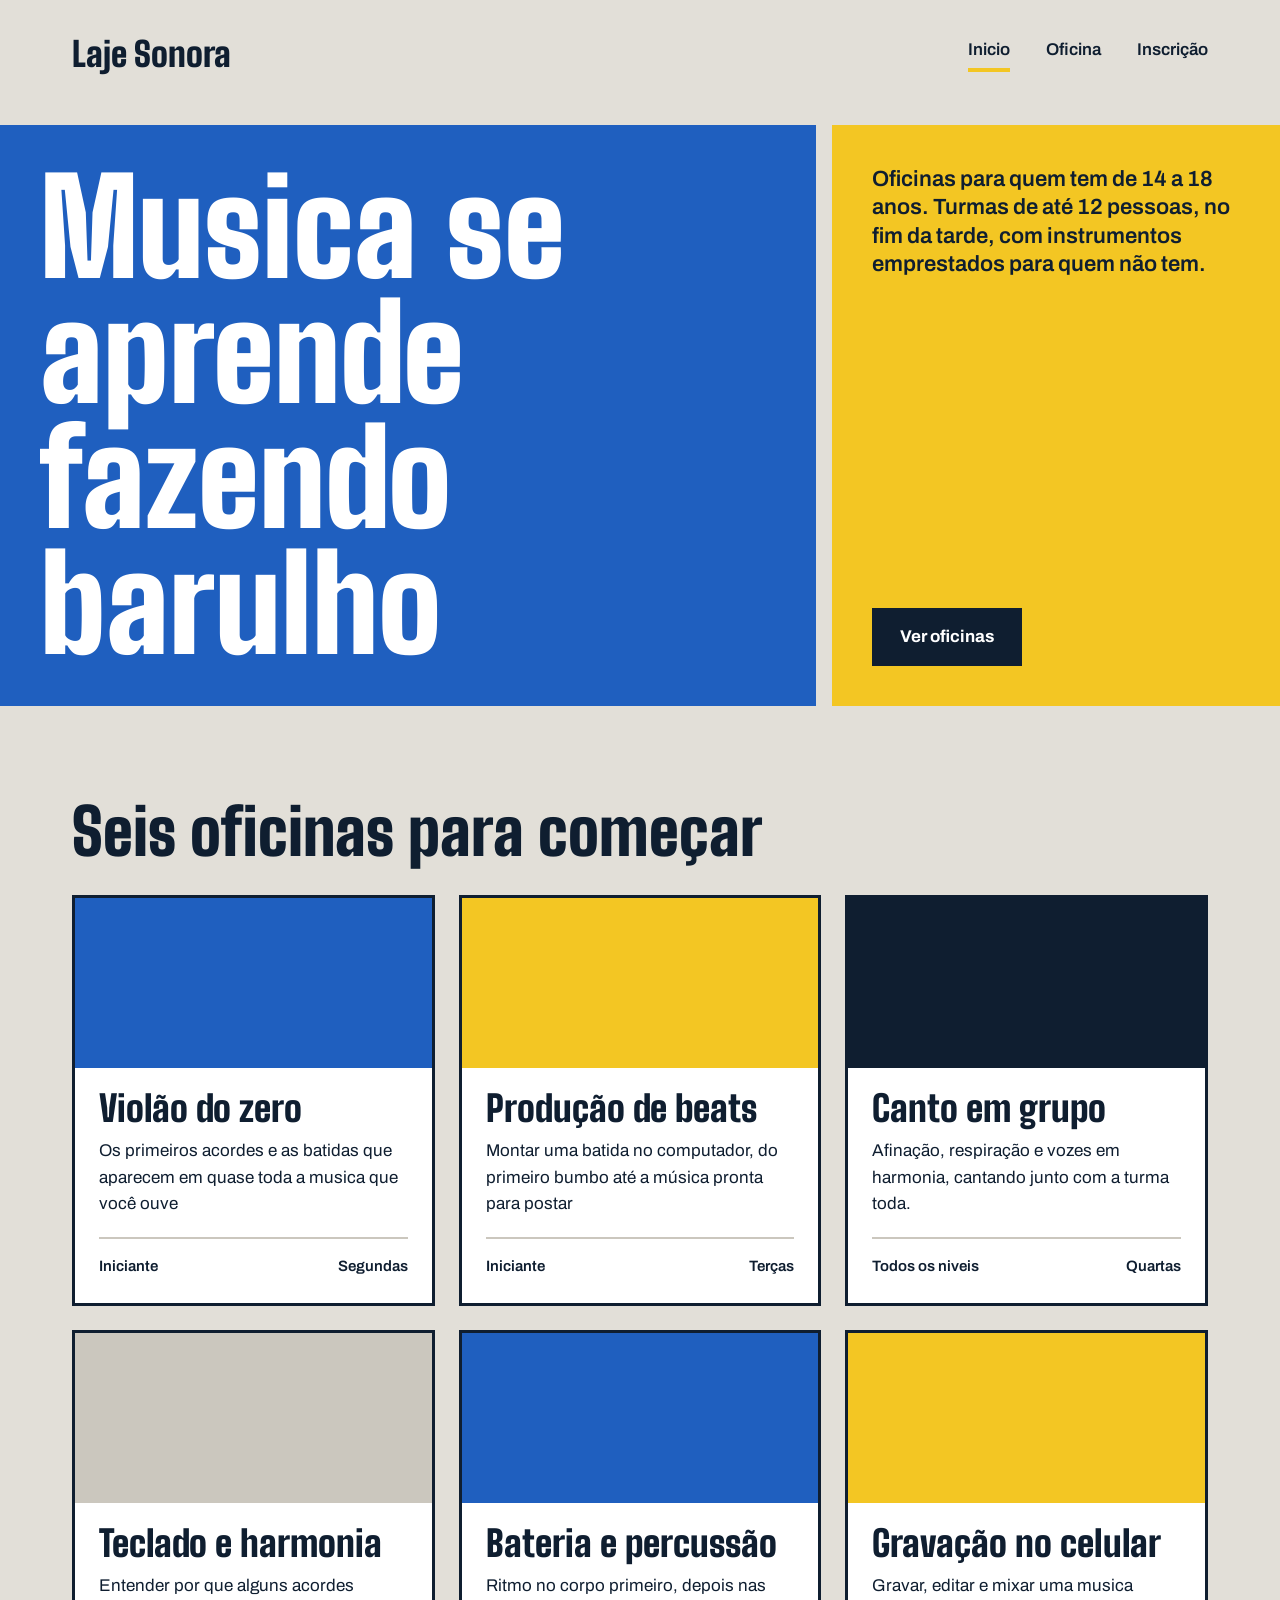
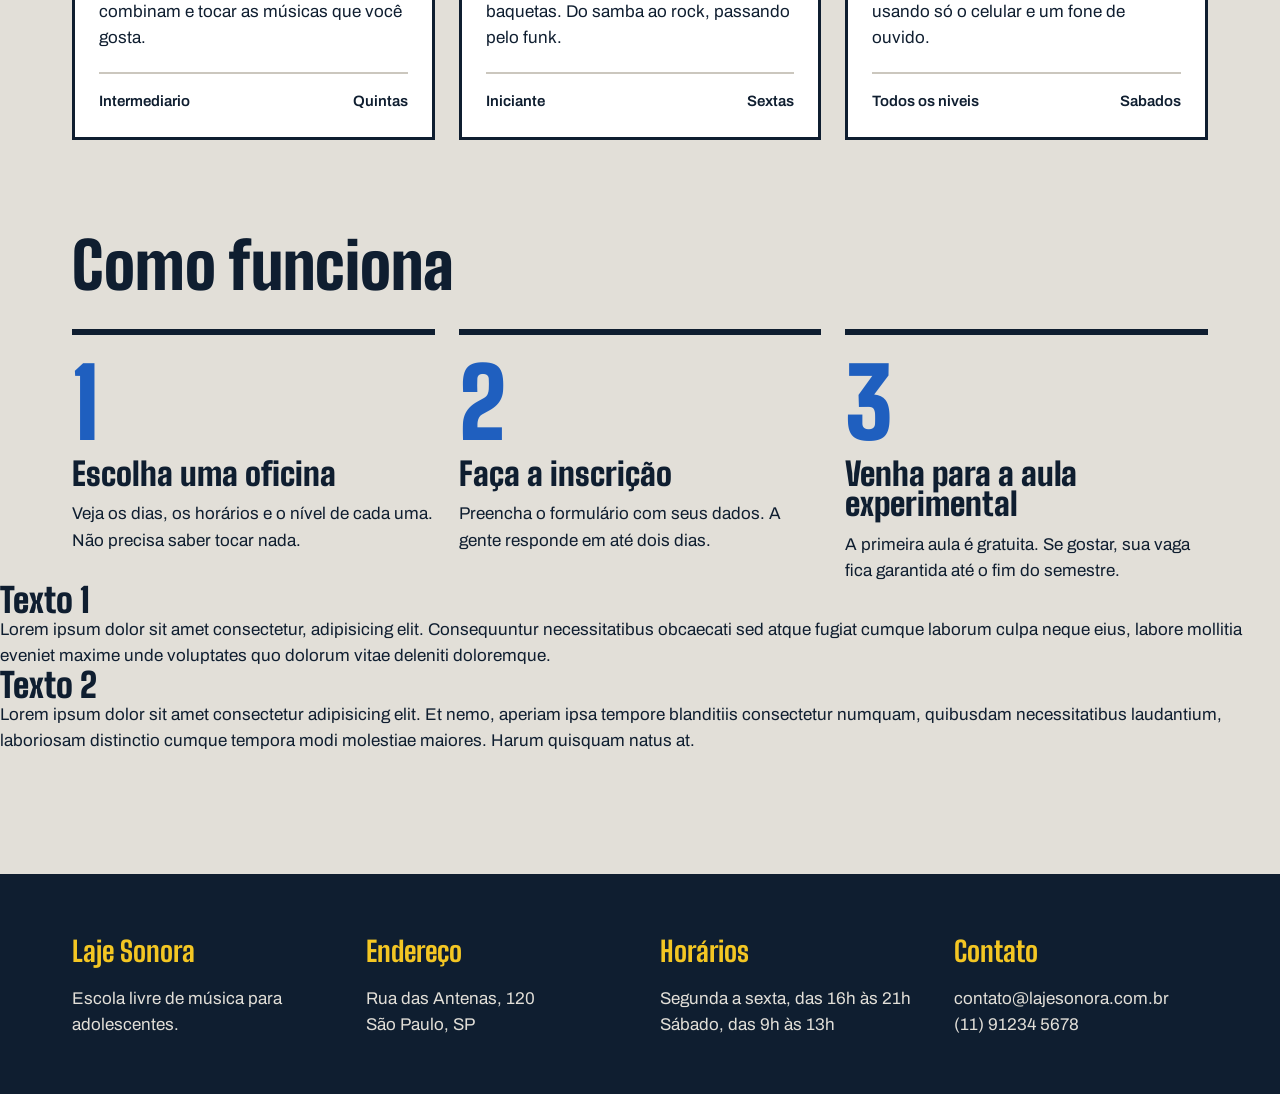
<file: index.html>
<!DOCTYPE html>
<html lang="pt-BR">
<head>
    <meta charset="UTF-8">
    <meta name="viewport" content="width=device-width, initial-scale=1.0">
    <title>Laje sonora|Inicio</title>
    <link rel="preconnect" href="https://fonts.googleapis.com">
    <link rel="preconnect" href="https://fonts.gstatic.com" crossorigin>
    <link href="https://fonts.googleapis.com/css2?family=Archivo:wght@400;600;700&family=Big+Shoulders:opsz,wght@10..72,100..900&display=swap" rel="stylesheet">
    <link rel="stylesheet" href="index.css">
</head>
<body>
    <header class="conteudo topo">
        <a href="index.html" class="logo">Laje Sonora</a>

        <nav class="menu">
            <a href="index.html" class="atual">Inicio</a>
            <a href="oficinas.html">Oficina</a>
            <a href="inscricao.html">Inscrição</a>
        </nav>
    </header>
    <main>
        <section class="conteudo-cartazes cartazes">
            <div class="cartaz cartaz-principal">
                <h1>Musica se aprende fazendo barulho</h1>
            </div>
            <div class="cartaz cartaz-lateral">
                <p>Oficinas para quem tem de 14 a 18 anos. Turmas de até 12 pessoas, no fim da tarde, com instrumentos emprestados para quem não tem.</p>
                <a href="oficinas.html" class="botao">Ver oficinas</a>
            </div>
        </section>
        <section class="conteudo secao">
            <h2 class="titulo-secao">Seis oficinas para começar</h2>
            <div class="cards">
                <article class="card">
                    <div class="foto foto-azul"></div>
                    <div class="card-texto">
                        <h3>Violão do zero</h3>
                        <p>Os primeiros acordes e as batidas que aparecem em quase toda a musica que você ouve</p>
                        <div class="card-info">
                            <span>Iniciante</span>
                            <span>Segundas</span>
                        </div>
                    </div>
                </article>
                <article class="card">
                    <div class="foto foto-amarela"></div>
                    <div class="card-texto">
                        <h3>Produção de beats</h3>
                        <p>Montar uma batida no computador, do primeiro bumbo até a música pronta para postar</p>
                        <div class="card-info">
                            <span>Iniciante</span>
                            <span>Terças</span>
                        </div>
                    </div>
                </article>
                <article class="card">
                    <div class="foto foto-tinta"></div>
                    <div class="card-texto">
                        <h3>Canto em grupo</h3>
                        <p>Afinação, respiração e vozes em harmonia, cantando junto com a turma toda.</p>
                        <div class="card-info">
                            <span>Todos os niveis</span>
                            <span>Quartas</span>
                        </div>
                    </div>
                </article>
                <article class="card">
                    <div class="foto"></div>
                    <div class="card-texto">
                        <h3>Teclado e harmonia</h3>
                        <p>Entender por que alguns acordes combinam e tocar as músicas que você gosta.</p>
                        <div class="card-info">
                            <span>Intermediario</span>
                            <span>Quintas</span>
                        </div>
                    </div>
                </article>
                <article class="card">
                    <div class="foto foto-azul"></div>
                    <div class="card-texto">
                        <h3>Bateria e percussão</h3>
                        <p>Ritmo no corpo primeiro, depois nas baquetas. Do samba ao rock, passando pelo funk.</p>
                        <div class="card-info">
                            <span>Iniciante</span>
                            <span>Sextas</span>
                        </div>
                    </div>
                </article>
                <article class="card">
                    <div class="foto foto-amarela"></div>
                    <div class="card-texto">
                        <h3>Gravação no celular</h3>
                        <p>Gravar, editar e mixar uma musica usando só o celular e um fone de ouvido.</p>
                        <div class="card-info">
                            <span>Todos os niveis</span>
                            <span>Sabados</span>
                        </div>
                    </div>
                </article>
            </div>
        </section>
        <section class="conteudo secao">
            <h2 class="titulo-secao">Como funciona</h2>
            <div class="passos">
                <div class="passo">
                    <p class="passo-numero">1</p>
                    <h3>Escolha uma oficina</h3>
                    <p>Veja os dias, os horários e o nível de cada uma. Não precisa saber tocar nada.</p>
                </div>
                <div class="passo">
                    <p class="passo-numero">2</p>
                    <h3>Faça a inscrição</h3>
                    <p>Preencha o formulário com seus dados. A gente responde em até dois dias.</p>
                </div>
                <div class="passo">
                    <p class="passo-numero">3</p>
                    <h3>Venha para a aula experimental</h3>
                    <p>A primeira aula é gratuita. Se gostar, sua vaga fica garantida até o fim do semestre.</p>
                </div>
            </div>
        </section>

        <div class="conteudo-1">
            <h1>Texto 1</h1>
            <p>Lorem ipsum dolor sit amet consectetur, adipisicing elit. Consequuntur necessitatibus obcaecati sed atque fugiat cumque laborum culpa neque eius, labore mollitia eveniet maxime unde voluptates quo dolorum vitae deleniti doloremque.</p>
        </div>
        <div class="conteudo-2">
            <h1>Texto 2</h1>
            <p>Lorem ipsum dolor sit amet consectetur adipisicing elit. Et nemo, aperiam ipsa tempore blanditiis consectetur numquam, quibusdam necessitatibus laudantium, laboriosam distinctio cumque tempora modi molestiae maiores. Harum quisquam natus at.</p>
        </div>
    </main>
    <footer class="rodape">
        <div class="conteudo rodape-colunas">
            <div class="rodape-coluna">
                <h4>Laje Sonora</h4>
                <p>Escola livre de música para adolescentes.</p>
            </div>
            <div class="rodape-coluna">
                <h4>Endereço</h4>
                <p>Rua das Antenas, 120<br>São Paulo, SP</p>
            </div>
            <div class="rodape-coluna">
                <h4>Horários</h4>
                <p>Segunda a sexta, das 16h às 21h<br>Sábado, das 9h às 13h</p>
            </div>
            <div class="rodape-coluna">
                <h4>Contato</h4>
                <p>contato@lajesonora.com.br<br>(11) 91234 5678</p>
            </div>
        </div>
    </footer>
</body>
</html>
</file>
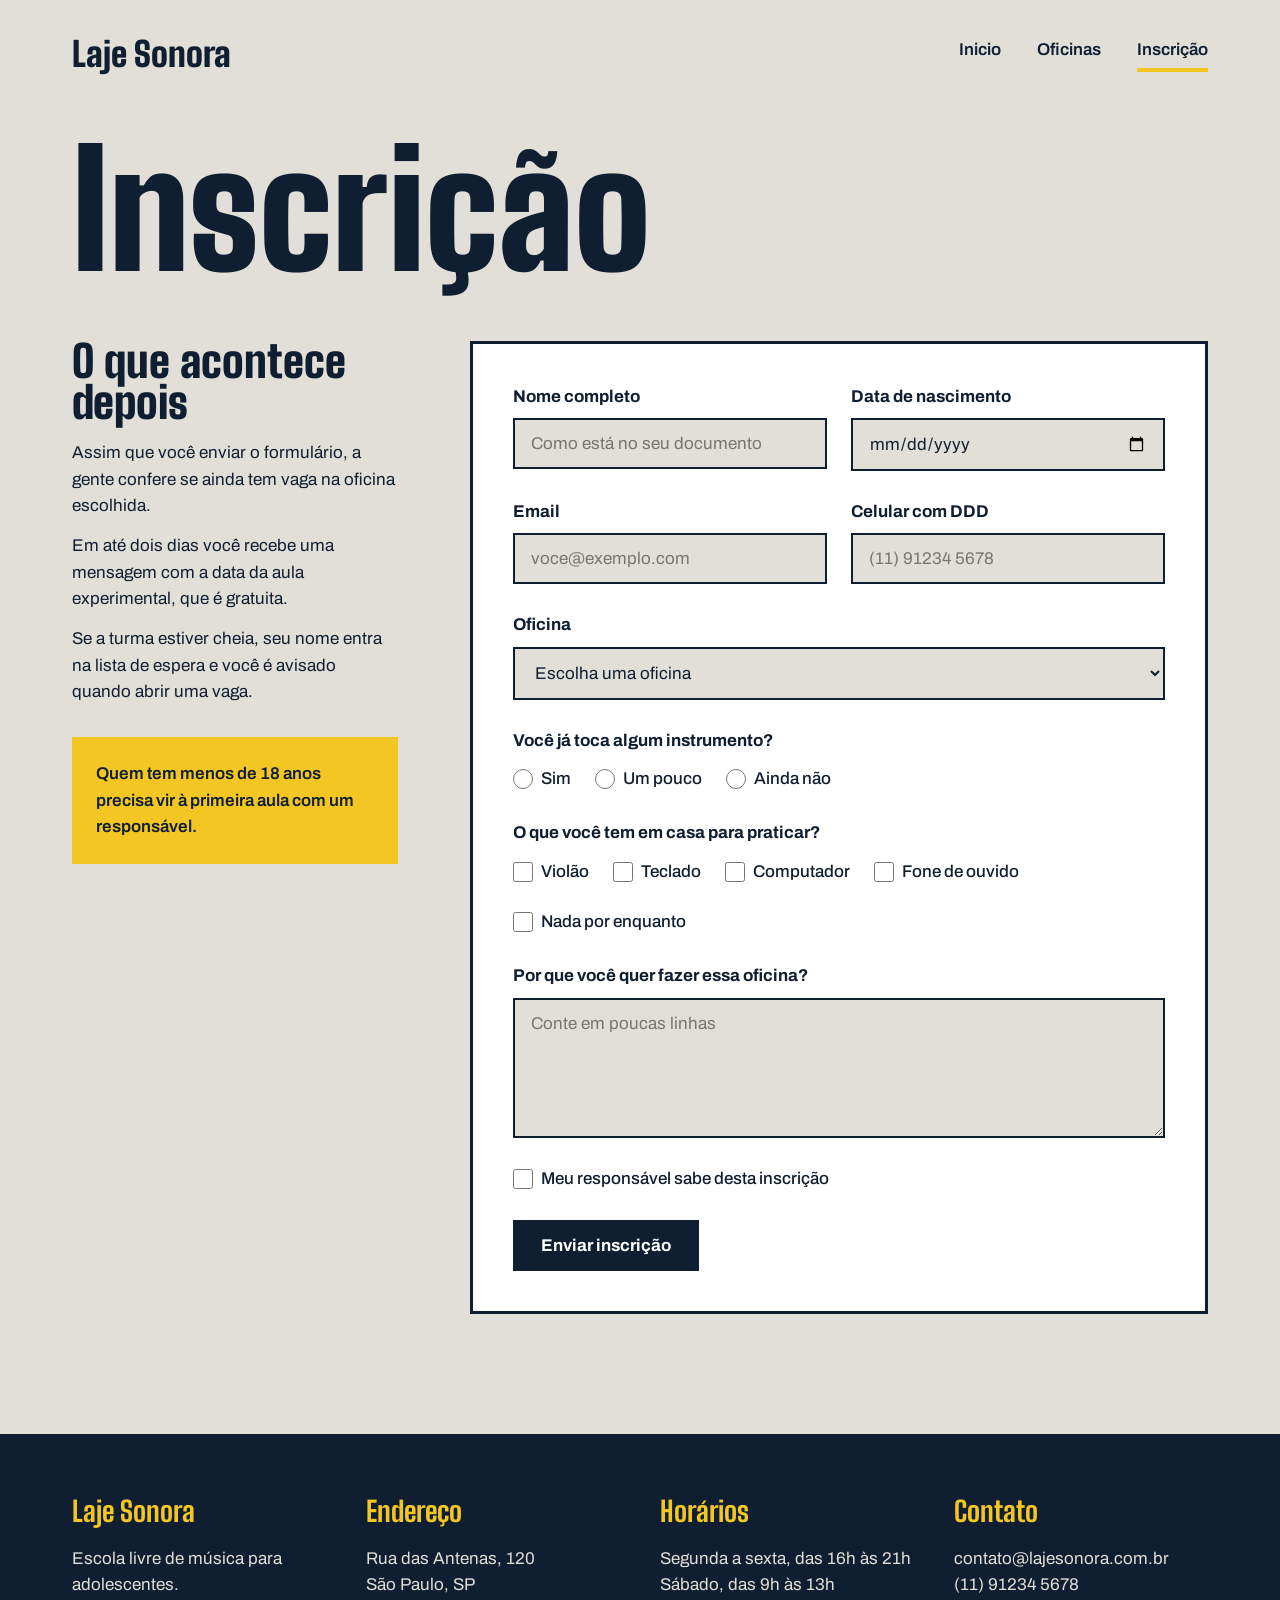
<file: inscricao.html>
<!DOCTYPE html>
<html lang="pt-BR">
<head>
    <meta charset="UTF-8">
    <meta name="viewport" content="width=device-width, initial-scale=1.0">
    <title>Laje Sonora | Inscrição</title>
    <link rel="preconnect" href="https://fonts.googleapis.com">
    <link rel="preconnect" href="https://fonts.gstatic.com" crossorigin>
    <link href="https://fonts.googleapis.com/css2?family=Archivo:wght@400;600;700&family=Big+Shoulders:opsz,wght@10..72,100..900&display=swap" rel="stylesheet">
    <link rel="stylesheet" href="inscricao.css">
</head>
<body>
    <header class="conteudo topo">
        <a href="index.html" class="logo">Laje Sonora</a>

        <nav class="menu">
            <a href="index.html">Inicio</a>
            <a href="oficinas.html">Oficinas</a>
            <a href="inscricao.html" class="atual">Inscrição</a>
        </nav>
    </header>
    <main class="conteudo">
        <h1 class="titulo-pagina">Inscrição</h1>
        <div class="inscricao">
            <section class="explicacao">
                <h2>O que acontece depois</h2>
                <p>Assim que você enviar o formulário, a gente confere se ainda tem vaga na oficina escolhida.</p>
                <p>Em até dois dias você recebe uma mensagem com a data da aula experimental, que é gratuita.</p>
                <p>Se a turma estiver cheia, seu nome entra na lista de espera e você é avisado quando abrir uma vaga.</p>
                <p class="aviso">Quem tem menos de 18 anos precisa vir à primeira aula com um responsável.</p>
            </section>
            <form class="formulario" action="#" method="post">
                <div class="linha">
                    <div class="campo">
                        <label for="nome">Nome completo</label>
                        <input type="text" id="nome" name="nome" placeholder="Como está no seu documento" required>
                    </div>
                    <div class="campo">
                        <label for="nascimento">Data de nascimento</label>
                        <input type="date" id="nascimento" name="nascimento" required>
                    </div>
                </div>
                <div class="linha">
                    <div class="campo">
                        <label for="email">Email</label>
                        <input type="email" id="email" name="email" placeholder="voce@exemplo.com" required>
                    </div>
                    <div class="campo">
                        <label for="telefone">Celular com DDD</label>
                        <input type="tel" id="telefone" name="telefone" placeholder="(11) 91234 5678" required>
                    </div>
                </div>
                <div class="campo">
                    <label for="oficina">Oficina</label>
                    <select id="oficina" name="oficina" required>
                        <option value="">Escolha uma oficina</option>
                        <option value="violao">Violão do zero</option>
                        <option value="beats">Produção de beats</option>
                        <option value="canto">Canto em grupo</option>
                        <option value="teclado">Teclado e harmonia</option>
                        <option value="bateria">Bateria e percussão</option>
                        <option value="gravacao">Gravação no celular</option>
                    </select>
                </div>
                <fieldset class="grupo">
                    <legend>Você já toca algum instrumento?</legend>
                    <div class="opcoes">
                        <div class="opcao">
                            <input type="radio" id="tocaSim" name="toca" value="sim">
                            <label for="tocaSim">Sim</label>
                        </div>
                        <div class="opcao">
                            <input type="radio" id="tocaPouco" name="toca" value="pouco">
                            <label for="tocaPouco">Um pouco</label>
                        </div>
                        <div class="opcao">
                            <input type="radio" id="tocaNao" name="toca" value="nao">
                            <label for="tocaNao">Ainda não</label>
                        </div>
                    </div>
                </fieldset>
                <fieldset class="grupo">
                    <legend>O que você tem em casa para praticar?</legend>
                    <div class="opcoes">
                        <div class="opcao">
                            <input type="checkbox" id="temViolao" name="tem" value="violao">
                            <label for="temViolao">Violão</label>
                        </div>
                        <div class="opcao">
                            <input type="checkbox" id="temTeclado" name="tem" value="teclado">
                            <label for="temTeclado">Teclado</label>
                        </div>
                        <div class="opcao">
                            <input type="checkbox" id="temComputador" name="tem" value="computador">
                            <label for="temComputador">Computador</label>
                        </div>
                        <div class="opcao">
                            <input type="checkbox" id="temFone" name="tem" value="fone">
                            <label for="temFone">Fone de ouvido</label>
                        </div>
                        <div class="opcao">
                            <input type="checkbox" id="temNada" name="tem" value="nada">
                            <label for="temNada">Nada por enquanto</label>
                        </div>
                    </div>
                </fieldset>
                <div class="campo">
                    <label for="motivo">Por que você quer fazer essa oficina?</label>
                    <textarea id="motivo" name="motivo" placeholder="Conte em poucas linhas"></textarea>
                </div>
                <div class="opcao">
                    <input type="checkbox" id="responsavel" name="responsavel" required>
                    <label for="responsavel">Meu responsável sabe desta inscrição</label>
                </div>
                <div>
                    <button class="botao" type="submit">Enviar inscrição</button>
                </div>
            </form>
        </div>
    </main>
    <footer class="rodape">
        <div class="conteudo rodape-colunas">
            <div class="rodape-coluna">
                <h4>Laje Sonora</h4>
                <p>Escola livre de música para adolescentes.</p>
            </div>
            <div class="rodape-coluna">
                <h4>Endereço</h4>
                <p>Rua das Antenas, 120<br>São Paulo, SP</p>
            </div>
            <div class="rodape-coluna">
                <h4>Horários</h4>
                <p>Segunda a sexta, das 16h às 21h<br>Sábado, das 9h às 13h</p>
            </div>
            <div class="rodape-coluna">
                <h4>Contato</h4>
                <p>contato@lajesonora.com.br<br>(11) 91234 5678</p>
            </div>
        </div>
    </footer>
</body>
</html>
</file>
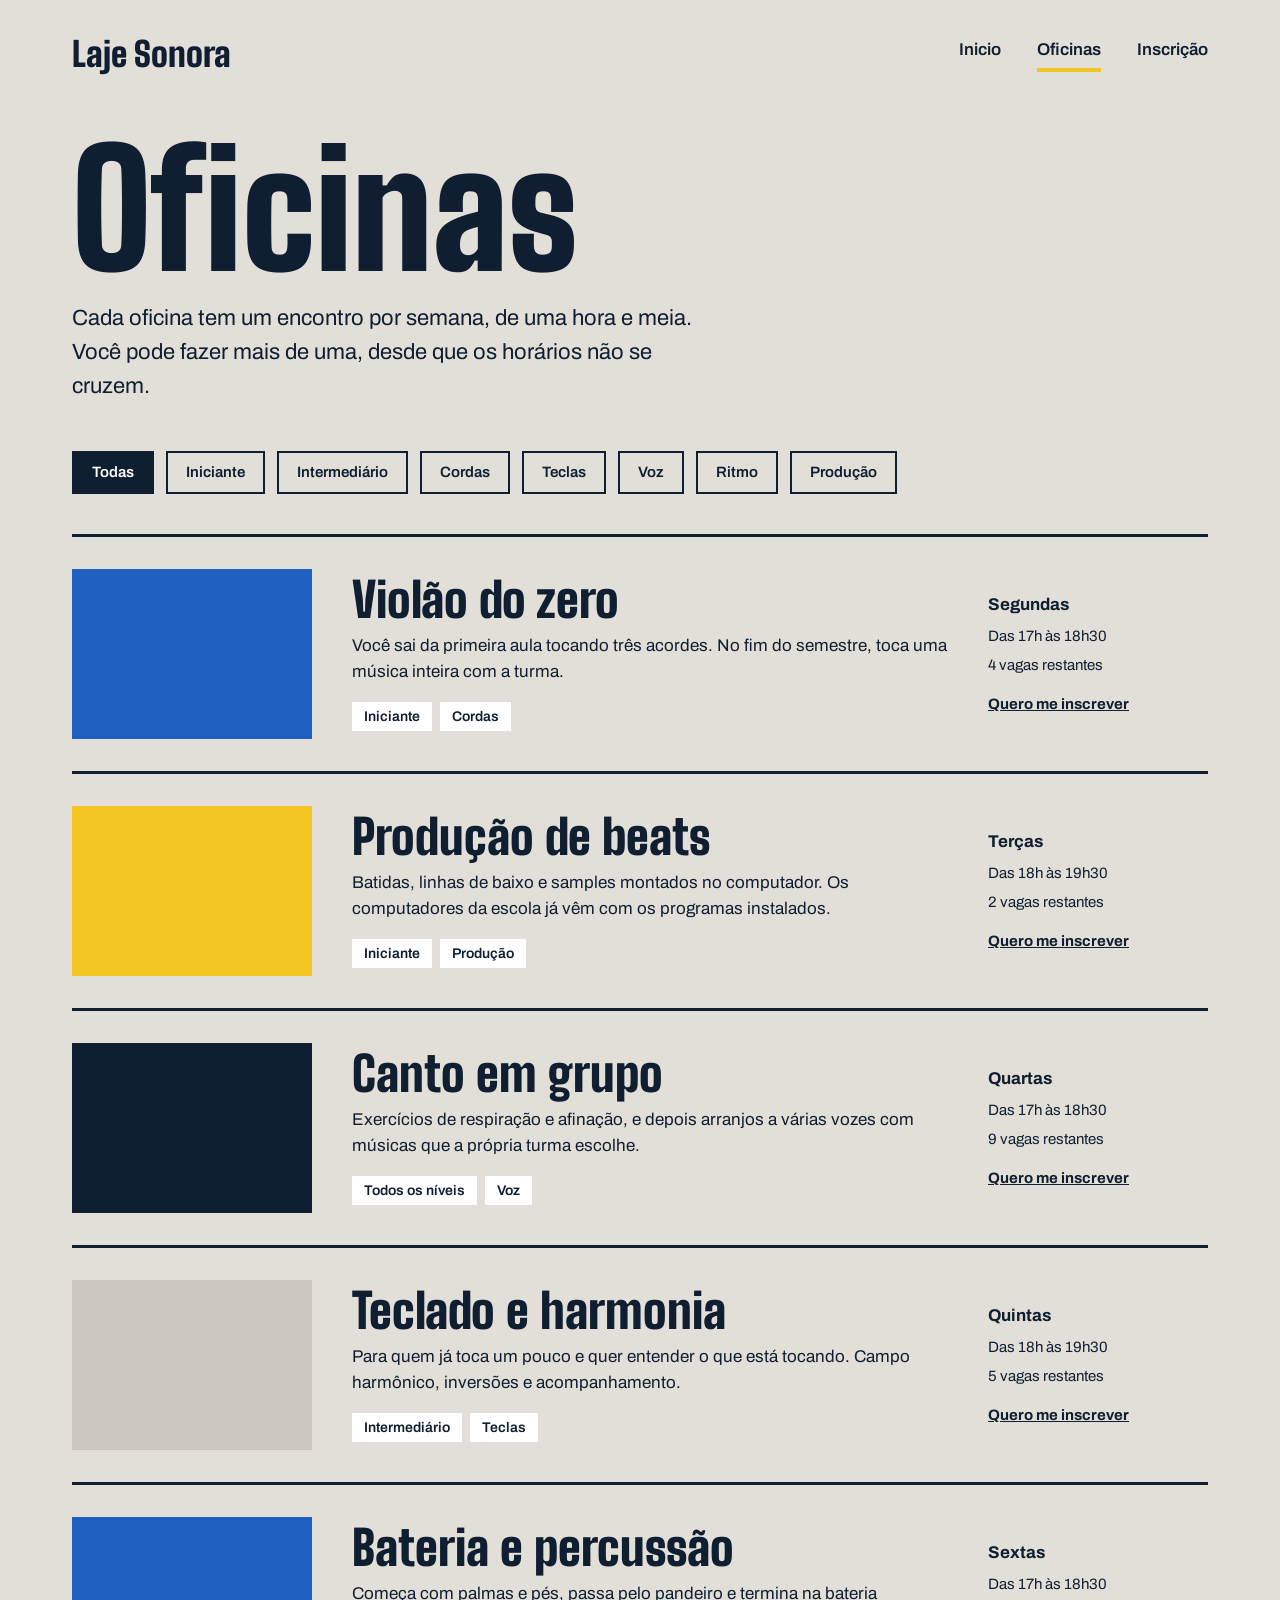
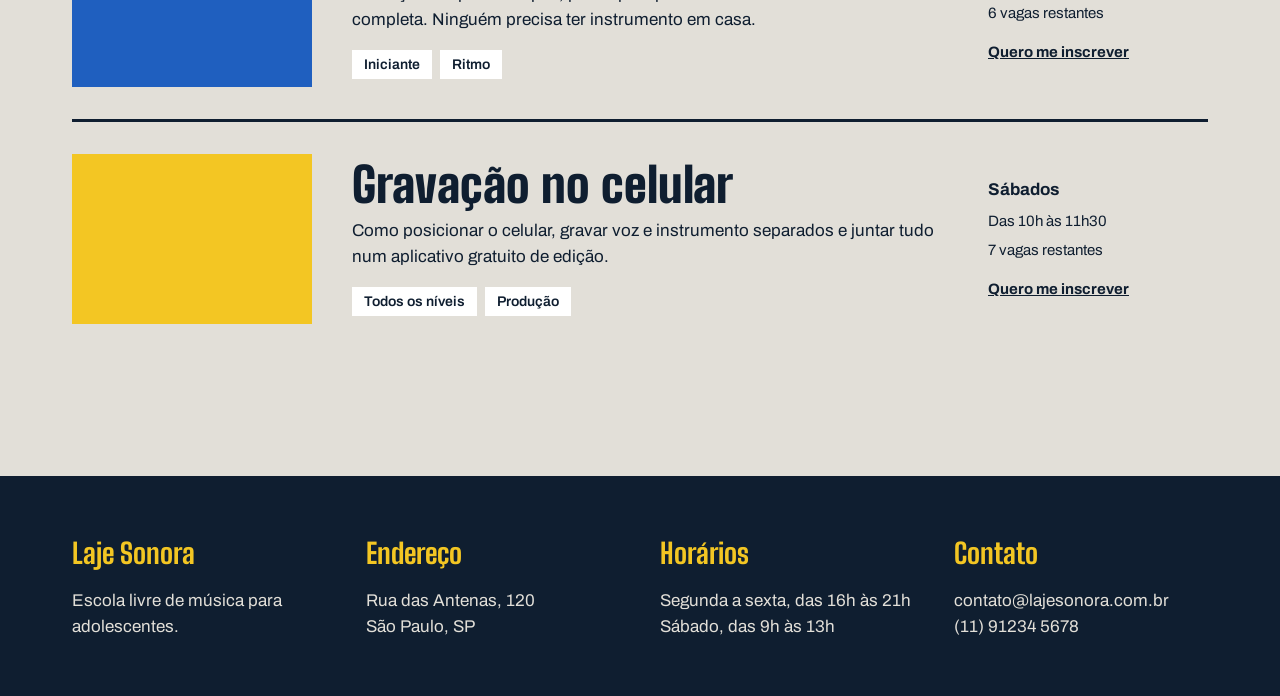
<file: oficinas.html>
<!DOCTYPE html>
<html lang="pt-BR">
<head>
    <meta charset="UTF-8">
    <meta name="viewport" content="width=device-width, initial-scale=1.0">
    <title>Laje Sonora | Oficinas</title>
    <link rel="preconnect" href="https://fonts.googleapis.com">
    <link rel="preconnect" href="https://fonts.gstatic.com" crossorigin>
    <link href="https://fonts.googleapis.com/css2?family=Archivo:wght@400;600;700&family=Big+Shoulders:opsz,wght@10..72,100..900&display=swap" rel="stylesheet">
    <link rel="stylesheet" href="oficinas.css">
</head>
<body>
    <header class="conteudo topo">
        <a href="index.html" class="logo">Laje Sonora</a>

        <nav class="menu">
            <a href="index.html">Inicio</a>
            <a href="oficinas.html" class="atual">Oficinas</a>
            <a href="inscricao.html">Inscrição</a>
        </nav>
    </header>
    <main class="conteudo">
        <h1 class="titulo-pagina">Oficinas</h1>
        <p class="subtitulo-pagina">Cada oficina tem um encontro por semana, de uma hora e meia. Você pode fazer mais de uma, desde que os horários não se cruzem.</p>
        <div class="filtros">
            <span class="filtro ativo">Todas</span>
            <span class="filtro">Iniciante</span>
            <span class="filtro">Intermediário</span>
            <span class="filtro">Cordas</span>
            <span class="filtro">Teclas</span>
            <span class="filtro">Voz</span>
            <span class="filtro">Ritmo</span>
            <span class="filtro">Produção</span>
        </div>
        <div class="lista">
            <article class="oficina">
                <div class="foto foto-azul"></div>
                <div class="oficina-texto">
                    <h2>Violão do zero</h2>
                    <p>Você sai da primeira aula tocando três acordes. No fim do semestre, toca uma música inteira com a turma.</p>
                    <div class="etiquetas">
                        <span class="etiqueta">Iniciante</span>
                        <span class="etiqueta">Cordas</span>
                    </div>
                </div>
                <div class="oficina-detalhes">
                    <strong>Segundas</strong>
                    <span>Das 17h às 18h30</span>
                    <span>4 vagas restantes</span>
                    <a href="inscricao.html">Quero me inscrever</a>
                </div>
            </article>
            <article class="oficina">
                <div class="foto foto-amarela"></div>
                <div class="oficina-texto">
                    <h2>Produção de beats</h2>
                    <p>Batidas, linhas de baixo e samples montados no computador. Os computadores da escola já vêm com os programas instalados.</p>
                    <div class="etiquetas">
                        <span class="etiqueta">Iniciante</span>
                        <span class="etiqueta">Produção</span>
                    </div>
                </div>
                <div class="oficina-detalhes">
                    <strong>Terças</strong>
                    <span>Das 18h às 19h30</span>
                    <span>2 vagas restantes</span>
                    <a href="inscricao.html">Quero me inscrever</a>
                </div>
            </article>
            <article class="oficina">
                <div class="foto foto-tinta"></div>
                <div class="oficina-texto">
                    <h2>Canto em grupo</h2>
                    <p>Exercícios de respiração e afinação, e depois arranjos a várias vozes com músicas que a própria turma escolhe.</p>
                    <div class="etiquetas">
                        <span class="etiqueta">Todos os níveis</span>
                        <span class="etiqueta">Voz</span>
                    </div>
                </div>
                <div class="oficina-detalhes">
                    <strong>Quartas</strong>
                    <span>Das 17h às 18h30</span>
                    <span>9 vagas restantes</span>
                    <a href="inscricao.html">Quero me inscrever</a>
                </div>
            </article>
            <article class="oficina">
                <div class="foto"></div>
                <div class="oficina-texto">
                    <h2>Teclado e harmonia</h2>
                    <p>Para quem já toca um pouco e quer entender o que está tocando. Campo harmônico, inversões e acompanhamento.</p>
                    <div class="etiquetas">
                        <span class="etiqueta">Intermediário</span>
                        <span class="etiqueta">Teclas</span>
                    </div>
                </div>
                <div class="oficina-detalhes">
                    <strong>Quintas</strong>
                    <span>Das 18h às 19h30</span>
                    <span>5 vagas restantes</span>
                    <a href="inscricao.html">Quero me inscrever</a>
                </div>
            </article>
            <article class="oficina">
                <div class="foto foto-azul"></div>
                <div class="oficina-texto">
                    <h2>Bateria e percussão</h2>
                    <p>Começa com palmas e pés, passa pelo pandeiro e termina na bateria completa. Ninguém precisa ter instrumento em casa.</p>
                    <div class="etiquetas">
                        <span class="etiqueta">Iniciante</span>
                        <span class="etiqueta">Ritmo</span>
                    </div>
                </div>
                <div class="oficina-detalhes">
                    <strong>Sextas</strong>
                    <span>Das 17h às 18h30</span>
                    <span>6 vagas restantes</span>
                    <a href="inscricao.html">Quero me inscrever</a>
                </div>
            </article>
            <article class="oficina">
                <div class="foto foto-amarela"></div>
                <div class="oficina-texto">
                    <h2>Gravação no celular</h2>
                    <p>Como posicionar o celular, gravar voz e instrumento separados e juntar tudo num aplicativo gratuito de edição.</p>
                    <div class="etiquetas">
                        <span class="etiqueta">Todos os níveis</span>
                        <span class="etiqueta">Produção</span>
                    </div>
                </div>
                <div class="oficina-detalhes">
                    <strong>Sábados</strong>
                    <span>Das 10h às 11h30</span>
                    <span>7 vagas restantes</span>
                    <a href="inscricao.html">Quero me inscrever</a>
                </div>
            </article>
        </div>
    </main>
    <footer class="rodape">
        <div class="conteudo rodape-colunas">
            <div class="rodape-coluna">
                <h4>Laje Sonora</h4>
                <p>Escola livre de música para adolescentes.</p>
            </div>
            <div class="rodape-coluna">
                <h4>Endereço</h4>
                <p>Rua das Antenas, 120<br>São Paulo, SP</p>
            </div>
            <div class="rodape-coluna">
                <h4>Horários</h4>
                <p>Segunda a sexta, das 16h às 21h<br>Sábado, das 9h às 13h</p>
            </div>
            <div class="rodape-coluna">
                <h4>Contato</h4>
                <p>contato@lajesonora.com.br<br>(11) 91234 5678</p>
            </div>
        </div>
    </footer>
</body>
</html>
</file>
<file: index.css>
* {
    margin: 0;
    padding: 0;
    box-sizing: border-box;
}

:root {
    --concreto: #E2DFD8;
    --concreto-escuro: #CBC7BE;
    --tinta: #0F1E30;
    --caixa-dagua: #1F5FBF;
    --fita: #F3C623;
    --branco: #FFFFFF;
    --fonte-cartaz: "Big Shoulders", "Arial Narrow", sans-serif;
    --fonte-texto: "Archivo", Arial, sans-serif;
}

body {
    background: var(--concreto);
    color: var(--tinta);
    font-family: var(--fonte-texto);
    font-size: 17px;
    line-height: 1.55;
}

a {
    color: inherit;
}

h1, h2, h3 {
    font-family: var(--fonte-cartaz);
    font-weight: 900;
    line-height: 0.95;
}

.conteudo {
    max-width: 1200px;
    margin-inline: auto;
    padding-inline: 32px;
}

.topo {
    padding-block: 28px;
    display: flex;
    justify-content: space-between;
    align-items: center;
}

.logo {
    font-family: var(--fonte-cartaz);
    font-size: 34px;
    font-weight: 900;
    text-decoration: none;
}

.menu {
    display: flex;
    gap: 36px;
}

.menu a {
    font-weight: 600;
    text-decoration: none;
    padding-bottom: 4px;
    border-bottom: 4px solid transparent;
}

.menu a:hover {
    border-bottom-color: var(--tinta);
}

.menu .atual {
    border-bottom-color: var(--fita);
}

.cartazes {
    margin-top: 16px;
    display: flex;
    gap: 16px;
}

.cartaz {
    padding: 40px;
}

.cartaz-principal {
    background: var(--caixa-dagua);
    color: var(--branco);
    flex: 2;
}

.cartaz-principal h1 {
    font-size: 132px;
    max-width: 9ch;
}

.cartaz-lateral {
    background: var(--fita);
    flex: 1;
    display: flex;
    flex-direction: column;
    align-items: flex-start;
    justify-content: space-between;
    gap: 32px;
}

.cartaz-lateral p {
    font-size: 22px;
    font-weight: 600;
    line-height: 1.3;
}

.botao {
    background: var(--tinta);
    color: var(--branco);
    font-family: var(--fonte-texto);
    font-size: 17px;
    font-weight: 700;
    text-decoration: none;
    padding: 16px 28px;
    border: none;
    cursor: pointer;
}

.botao:hover {
    background: var(--caixa-dagua);
}

.secao {
    margin-top: 96px;
}

.titulo-secao {
    font-size: 64px;
    margin-bottom: 32px;
}

.cards {
    display: flex;
    flex-wrap: wrap;
    gap: 24px;
}

.card {
    background: var(--branco);
    border: 3px solid var(--tinta);
    flex: 1 1 340px;
}

.card .foto {
    height: 170px;
}

.foto {
    background: var(--concreto-escuro);
}

.foto-azul {
    background: var(--caixa-dagua);
}

.foto-amarela {
    background: var(--fita);
}

.foto-tinta {
    background: var(--tinta);
}

.card-texto {
    padding: 24px;
}

.card h3 {
    font-size: 36px;
    margin-bottom: 12px;
}

.card-info {
    margin-top: 20px;
    padding-top: 16px;
    border-top: 2px solid var(--concreto-escuro);
    font-weight: 600;
    font-size: 15px;
    display: flex;
    justify-content: space-between;
}

.passos {
    display: flex;
    gap: 24px;
}

.passo {
    border-top: 6px solid var(--tinta);
    padding-top: 20px;
    flex: 1;
}

.passo-numero {
    font-family: var(--fonte-cartaz);
    font-size: 96px;
    font-weight: 900;
    line-height: 1;
    color: var(--caixa-dagua);
}

.passo h3 {
    font-size: 32px;
    margin-block: 8px 12px;
}

.rodape {
    margin-top: 120px;
    background: var(--tinta);
    color: var(--concreto);
    padding-block: 56px;
}

.rodape-colunas {
    display: flex;
    gap: 40px;
}

.rodape-coluna {
    flex: 1;
}

.rodape h4 {
    font-family: var(--fonte-cartaz);
    font-size: 28px;
    color: var(--fita);
    margin-bottom: 12px;
}

@media (max-width: 800px) {
    .topo {
        flex-direction: column;
        align-items: flex-start;
        gap: 16px;
    }

    .menu {
        flex-wrap: wrap;
        gap: 12px 24px;
    }

    .cartazes, .passos, .rodape-colunas {
        flex-direction: column;
    }

    .cartaz-principal h1 {
        font-size: 84px;
        overflow-wrap: anywhere;
    }
}
</file>
<file: inscricao.css>
* {
    margin: 0;
    padding: 0;
    box-sizing: border-box;
}

:root {
    --concreto: #E2DFD8;
    --concreto-escuro: #CBC7BE;
    --tinta: #0F1E30;
    --caixa-dagua: #1F5FBF;
    --fita: #F3C623;
    --branco: #FFFFFF;
    --fonte-cartaz: "Big Shoulders", "Arial Narrow", sans-serif;
    --fonte-texto: "Archivo", Arial, sans-serif;
}

body {
    background: var(--concreto);
    color: var(--tinta);
    font-family: var(--fonte-texto);
    font-size: 17px;
    line-height: 1.55;
}

a {
    color: inherit;
}

h1, h2, h3 {
    font-family: var(--fonte-cartaz);
    font-weight: 900;
    line-height: 0.95;
}

.conteudo {
    max-width: 1200px;
    margin-inline: auto;
    padding-inline: 32px;
}

.topo {
    padding-block: 28px;
    display: flex;
    justify-content: space-between;
    align-items: center;
}

.logo {
    font-family: var(--fonte-cartaz);
    font-size: 34px;
    font-weight: 900;
    text-decoration: none;
}

.menu {
    display: flex;
    gap: 36px;
}

.menu a {
    font-weight: 600;
    text-decoration: none;
    padding-bottom: 4px;
    border-bottom: 4px solid transparent;
}

.menu a:hover {
    border-bottom-color: var(--tinta);
}

.menu .atual {
    border-bottom-color: var(--fita);
}

.rodape {
    margin-top: 120px;
    background: var(--tinta);
    color: var(--concreto);
    padding-block: 56px;
}

.rodape-colunas {
    display: flex;
    gap: 40px;
}

.rodape-coluna {
    flex: 1;
}

.rodape h4 {
    font-family: var(--fonte-cartaz);
    font-size: 28px;
    color: var(--fita);
    margin-bottom: 12px;
}

.titulo-pagina {
    font-size: 160px;
    margin-top: 24px;
}

.botao {
    background: var(--tinta);
    color: var(--branco);
    font-family: var(--fonte-texto);
    font-size: 17px;
    font-weight: 700;
    text-decoration: none;
    padding: 16px 28px;
    border: none;
    cursor: pointer;
}

.botao:hover {
    background: var(--caixa-dagua);
}

.inscricao {
    margin-top: 56px;
    display: flex;
    gap: 72px;
}

.explicacao {
    flex: 1;
}

.explicacao h2 {
    font-size: 44px;
    margin-bottom: 16px;
}

.explicacao p + p {
    margin-top: 14px;
}

.explicacao .aviso {
    margin-top: 32px;
    padding: 24px;
    background: var(--fita);
    font-weight: 600;
}

.formulario {
    background: var(--branco);
    border: 3px solid var(--tinta);
    padding: 40px;
    flex: 2;
    display: flex;
    flex-direction: column;
    gap: 28px;
}

.linha {
    display: flex;
    gap: 24px;
}

.campo {
    flex: 1;
    display: flex;
    flex-direction: column;
    gap: 8px;
}

.grupo legend {
    margin-bottom: 12px;
}

.opcoes {
    display: flex;
    flex-wrap: wrap;
    gap: 24px;
}

.opcao {
    display: flex;
    align-items: center;
    gap: 8px;
}

.formulario label,
.formulario legend {
    font-weight: 700;
}

.formulario fieldset {
    border: none;
}

.formulario input[type="text"],
.formulario input[type="email"],
.formulario input[type="tel"],
.formulario input[type="date"],
.formulario select,
.formulario textarea {
    width: 100%;
    padding: 14px 16px;
    border: 2px solid var(--tinta);
    background: var(--concreto);
    font-family: var(--fonte-texto);
    font-size: 17px;
    color: var(--tinta);
}

.formulario input:focus,
.formulario select:focus,
.formulario textarea:focus {
    outline: 3px solid var(--caixa-dagua);
    outline-offset: 2px;
    background: var(--branco);
}

.formulario textarea {
    height: 140px;
    resize: vertical;
}

.formulario .opcao label {
    font-weight: 500;
}

.formulario input[type="radio"],
.formulario input[type="checkbox"] {
    width: 20px;
    height: 20px;
    accent-color: var(--caixa-dagua);
}

@media (max-width: 800px) {
    .topo {
        flex-direction: column;
        align-items: flex-start;
        gap: 16px;
    }

    .menu {
        flex-wrap: wrap;
        gap: 12px 24px;
    }

    .inscricao, .linha, .rodape-colunas {
        flex-direction: column;
    }

    .titulo-pagina {
        font-size: 96px;
        overflow-wrap: anywhere;
    }
}
</file>
<file: oficinas.css>
* {
    margin: 0;
    padding: 0;
    box-sizing: border-box;
}

:root {
    --concreto: #E2DFD8;
    --concreto-escuro: #CBC7BE;
    --tinta: #0F1E30;
    --caixa-dagua: #1F5FBF;
    --fita: #F3C623;
    --branco: #FFFFFF;
    --fonte-cartaz: "Big Shoulders", "Arial Narrow", sans-serif;
    --fonte-texto: "Archivo", Arial, sans-serif;
}

body {
    background: var(--concreto);
    color: var(--tinta);
    font-family: var(--fonte-texto);
    font-size: 17px;
    line-height: 1.55;
}

a {
    color: inherit;
}

h1, h2, h3 {
    font-family: var(--fonte-cartaz);
    font-weight: 900;
    line-height: 0.95;
}

.conteudo {
    max-width: 1200px;
    margin-inline: auto;
    padding-inline: 32px;
}

.topo {
    padding-block: 28px;
    display: flex;
    justify-content: space-between;
    align-items: center;
}

.logo {
    font-family: var(--fonte-cartaz);
    font-size: 34px;
    font-weight: 900;
    text-decoration: none;
}

.menu {
    display: flex;
    gap: 36px;
}

.menu a {
    font-weight: 600;
    text-decoration: none;
    padding-bottom: 4px;
    border-bottom: 4px solid transparent;
}

.menu a:hover {
    border-bottom-color: var(--tinta);
}

.menu .atual {
    border-bottom-color: var(--fita);
}

.foto {
    background: var(--concreto-escuro);
}

.foto-azul {
    background: var(--caixa-dagua);
}

.foto-amarela {
    background: var(--fita);
}

.foto-tinta {
    background: var(--tinta);
}

.rodape {
    margin-top: 120px;
    background: var(--tinta);
    color: var(--concreto);
    padding-block: 56px;
}

.rodape-colunas {
    display: flex;
    gap: 40px;
}

.rodape-coluna {
    flex: 1;
}

.rodape h4 {
    font-family: var(--fonte-cartaz);
    font-size: 28px;
    color: var(--fita);
    margin-bottom: 12px;
}

.titulo-pagina {
    font-size: 160px;
    margin-top: 24px;
}

.subtitulo-pagina {
    font-size: 22px;
    max-width: 640px;
    margin-top: 16px;
}

.filtros {
    margin-top: 48px;
    display: flex;
    flex-wrap: wrap;
    gap: 12px;
}

.filtro {
    border: 2px solid var(--tinta);
    padding: 8px 18px;
    font-weight: 600;
    font-size: 15px;
}

.filtro.ativo {
    background: var(--tinta);
    color: var(--branco);
}

.lista {
    margin-top: 40px;
}

.oficina {
    padding-block: 32px;
    border-top: 3px solid var(--tinta);
    display: flex;
    align-items: center;
    gap: 40px;
}

.oficina .foto {
    width: 240px;
    height: 170px;
    flex-shrink: 0;
}

.oficina-texto {
    flex: 1;
}

.oficina h2 {
    font-size: 48px;
    margin-bottom: 10px;
}

.etiquetas {
    margin-top: 16px;
    display: flex;
    gap: 8px;
}

.etiqueta {
    background: var(--branco);
    padding: 4px 12px;
    font-size: 14px;
    font-weight: 600;
}

.oficina-detalhes {
    width: 220px;
    font-size: 15px;
    display: flex;
    flex-direction: column;
    gap: 6px;
}

.oficina-detalhes strong {
    font-size: 17px;
}

.oficina-detalhes a {
    margin-top: 10px;
    font-weight: 700;
}

@media (max-width: 800px) {
    .topo {
        flex-direction: column;
        align-items: flex-start;
        gap: 16px;
    }

    .menu {
        flex-wrap: wrap;
        gap: 12px 24px;
    }

    .oficina, .rodape-colunas {
        flex-direction: column;
        align-items: stretch;
    }

    .titulo-pagina {
        font-size: 96px;
        overflow-wrap: anywhere;
    }

    .oficina .foto, .oficina-detalhes {
        width: 100%;
    }
}
</file>
